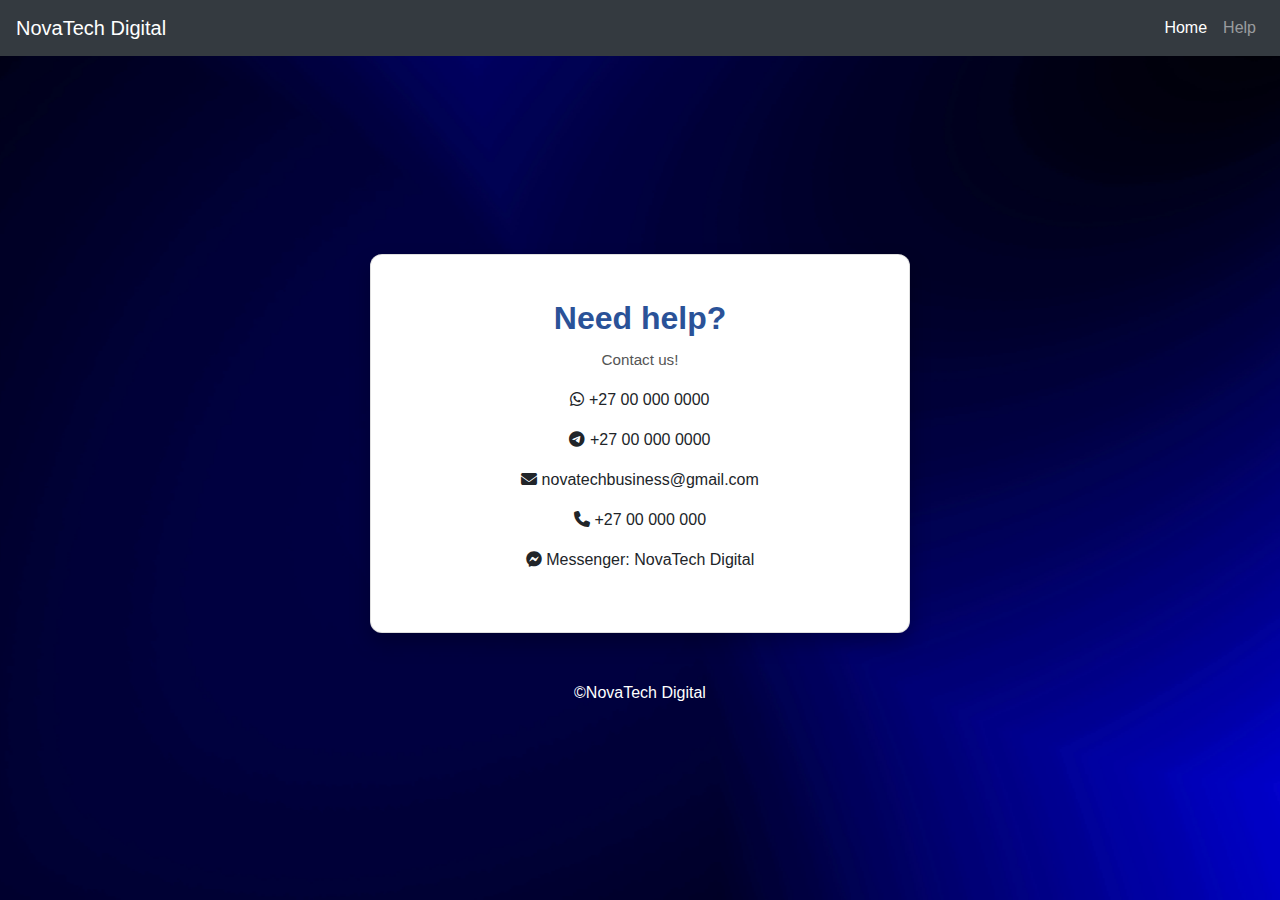
<file: Public/help.html>
<!doctype html>
<html lang="en">
  <head>
    <!-- Required meta tags -->
    <meta charset="utf-8">
    <meta name="viewport" content="width=device-width, initial-scale=1, shrink-to-fit=no">

    <!-- Bootstrap CSS -->
     
    <link rel="stylesheet" href="https://cdn.jsdelivr.net/npm/bootstrap@4.4.1/dist/css/bootstrap.min.css">

    <!-- My own CSS -->
    <link rel="stylesheet" href="CSS/public.css">

    <!-- Font Awesome -->
    <link rel="stylesheet" href="https://cdnjs.cloudflare.com/ajax/libs/font-awesome/6.5.0/css/all.min.css">

    <style>
        body {
            background-image: url(Images/codioful-formerly-gradienta-OzfD79w8ptA-unsplash.jpg);
            background-size: cover;
            background-position: center;
            background-repeat: no-repeat;

        }
    </style>

    <title>NovaTech</title>
  </head>
  <body>
  <nav class="navbar navbar-expand-lg navbar-dark bg-dark">
    <a class="navbar-brand" href="#">NovaTech Digital</a>
    <button class="navbar-toggler" type="button" data-toggle="collapse" data-target="#navbarNav"
      aria-controls="navbarNav" aria-expanded="false" aria-label="Toggle navigation">
      <span class="navbar-toggler-icon"></span>
    </button>

    <div class="collapse navbar-collapse" id="navbarNav">
      <ul class="navbar-nav ml-auto">
        <li class="nav-item active">
          <a class="nav-link" href="/index.html">Home <span class="sr-only">(current)</span></a>
        </li>
        <li class="nav-item">
          <a class="nav-link" href="help.html">Help</a>
        </li>
      </ul>
    </div>
  </nav>

  <div class="container my-5">
  <div class="row justify-content-center">
    <div class="col-md-6">
      <div class="card text-center p-4">
        <div class="card-body">
          <h2 class="card-title">Need help?</h2>
          <p class="card-text">Contact us!</p>

          <p><i class="fa-brands fa-whatsapp"></i> +27 00 000 0000</p>
          <p><i class="fa-brands fa-telegram"></i> +27 00 000 0000</p>
          <p><i class="fa-solid fa-envelope"></i> novatechbusiness@gmail.com</p>
          <p><i class="fa-solid fa-phone"></i> +27 00 000 000</p>
          <p><i class="fa-brands fa-facebook-messenger"></i> Messenger: NovaTech Digital</p>
        </div>
      </div>
    </div>
  </div>
</div>

    <footer>
        &copy;NovaTech Digital
    </footer>

  </body>
</file>
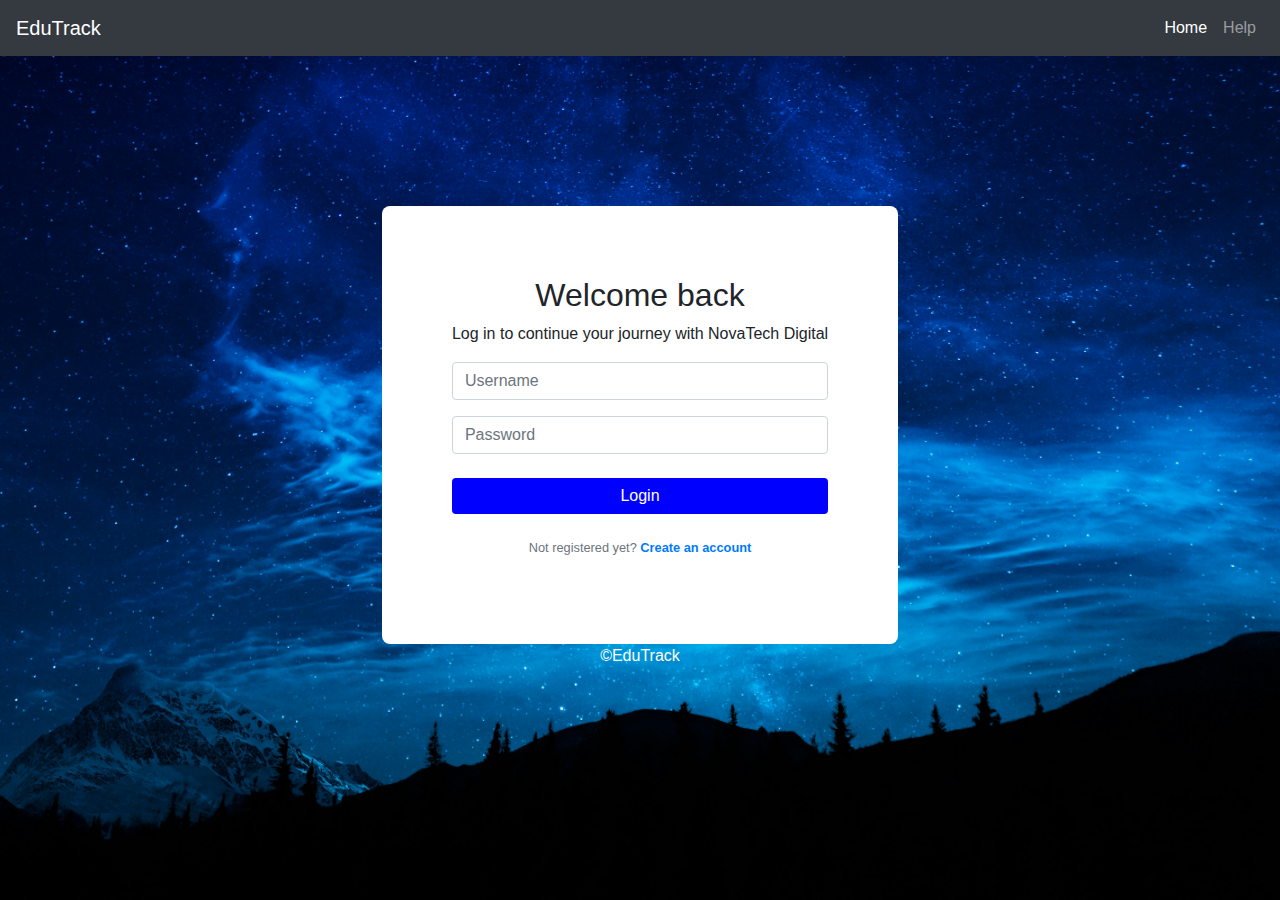
<file: Public/login.html>
<!doctype html>
<html lang="en">
  <head>
    <!-- Required meta tags -->
    <meta charset="utf-8">
    <meta name="viewport" content="width=device-width, initial-scale=1, shrink-to-fit=no">

    <!-- Bootstrap CSS -->
     
    <link rel="stylesheet" href="https://cdn.jsdelivr.net/npm/bootstrap@4.4.1/dist/css/bootstrap.min.css">

    <!-- My own CSS -->
    <link rel="stylesheet" href="CSS/public.css">

    <style>
        body {
            background-image: url(Images/joshua-woroniecki-0289jpHHk0o-unsplash.jpg);
            background-size: cover;
            background-position: center;
            background-repeat: no-repeat;
        }
    </style>

    <title>EduTrack</title>
  </head>
  <body>
  <nav class="navbar navbar-expand-lg navbar-dark bg-dark">
    <a class="navbar-brand" href="#">EduTrack</a>
    <button class="navbar-toggler" type="button" data-toggle="collapse" data-target="#navbarNav"
      aria-controls="navbarNav" aria-expanded="false" aria-label="Toggle navigation">
      <span class="navbar-toggler-icon"></span>
    </button>

    <div class="collapse navbar-collapse" id="navbarNav">
      <ul class="navbar-nav ml-auto">
        <li class="nav-item active">
          <a class="nav-link" href="/index.html">Home <span class="sr-only">(current)</span></a>
        </li>
        <li class="nav-item">
          <a class="nav-link" href="help.html">Help</a>
        </li>
      </ul>
    </div>
  </nav>

  <div class="form-wrapper">
  <form class="login-form">
    <fieldset>
      <h2 class="form-title">Welcome back</h2>
      <p class="form-subtitle">Log in to continue your journey with NovaTech Digital</p>

      <input type="text" class="form-control mb-3" placeholder="Username" required>
      <input type="password" class="form-control mb-4" placeholder="Password" required>

      <button type="submit" class="btn btn-primary btn-block">Login</button>

      <p class="mt-4 text-muted small">
        Not registered yet?
        <a href="register.html" class="text-primary font-weight-bold">Create an account</a>
      </p>
    </fieldset>
  </form>
</div>

    <footer>
        &copy;EduTrack
    </footer>

<script src="JS/db.js"></script>
<script src="JS/login.js"></script>

  </body>

</html>
</file>
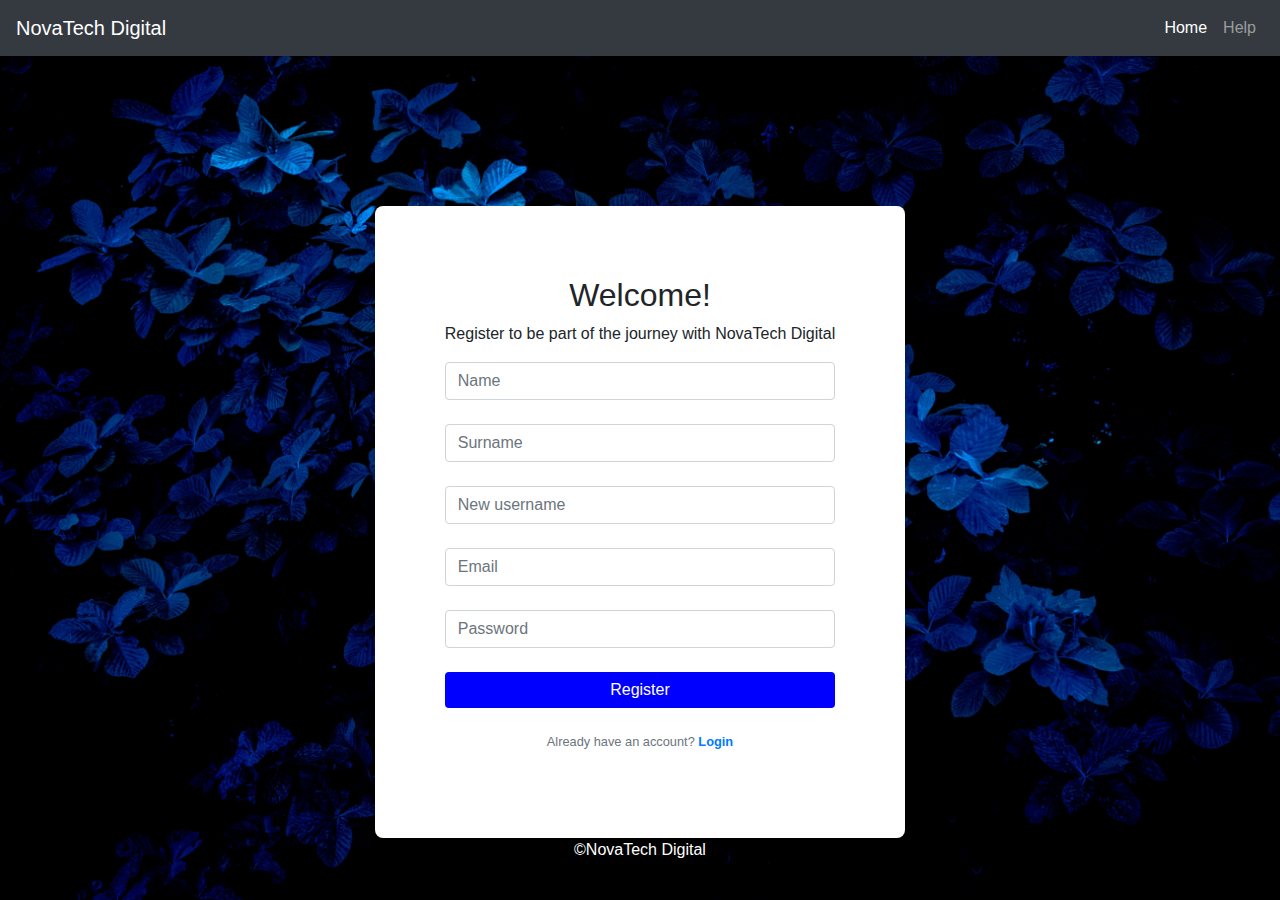
<file: Public/register.html>
<!doctype html>
<html lang="en">
  <head>
    <!-- Required meta tags -->
    <meta charset="utf-8">
    <meta name="viewport" content="width=device-width, initial-scale=1, shrink-to-fit=no">

    <!-- Bootstrap CSS -->
     
    <link rel="stylesheet" href="https://cdn.jsdelivr.net/npm/bootstrap@4.4.1/dist/css/bootstrap.min.css">

    <!-- My own CSS -->
    <link rel="stylesheet" href="CSS/public.css">

    <style>
        body {
            background-image: url(Images/fabrizio-conti-kXVogATbFgA-unsplash.jpg);
            background-size: cover;
            background-position: center;
            background-repeat: no-repeat;

        }
    </style>

    <title>NovaTech</title>
  </head>
  <body>
  <nav class="navbar navbar-expand-lg navbar-dark bg-dark">
    <a class="navbar-brand" href="#">NovaTech Digital</a>
    <button class="navbar-toggler" type="button" data-toggle="collapse" data-target="#navbarNav"
      aria-controls="navbarNav" aria-expanded="false" aria-label="Toggle navigation">
      <span class="navbar-toggler-icon"></span>
    </button>

    <div class="collapse navbar-collapse" id="navbarNav">
      <ul class="navbar-nav ml-auto">
        <li class="nav-item active">
          <a class="nav-link" href="/index.html">Home <span class="sr-only">(current)</span></a>
        </li>
        <li class="nav-item">
          <a class="nav-link" href="help.html">Help</a>
        </li>
      </ul>
    </div>
  </nav>

  <div class="form-wrapper">
  <form class="login-form">
    <fieldset>
      <h2 class="form-title">Welcome!</h2>
      <p class="form-subtitle">Register to be part of the journey with NovaTech Digital</p>

      <input type="text" class="form-control mb-4" placeholder="Name" required>
      <input type="text" class="form-control mb-4" placeholder="Surname" required>
      <input type="text" class="form-control mb-4" placeholder="New username" required>
      <input type="email" class="form-control mb-4" placeholder="Email" required>
      <input type="password" class="form-control mb-4" placeholder="Password" required>

      <button type="submit" class="btn btn-primary btn-block">Register</button>

      <p class="mt-4 text-muted small">
        Already have an account?
        <a href="login.html" class="text-primary font-weight-bold">Login</a>
      </p>
    </fieldset>
  </form>
</div>

    <footer>
        &copy;NovaTech Digital
    </footer>

<script src="JS/db.js"></script>
<script src="JS/register.js"></script>

  </body>

</html>
</file>
<file: Public/CSS/public.css>
body {
  margin: 0;
  min-height: 100vh;
  font-family: 'Segoe UI', sans-serif;
}

.center-wrapper {
  display: flex;
  justify-content: center;
  align-items: center;
  
}

.card {
  background-color: #fff;
  padding: 25px;
  border-radius: 12px;
  box-shadow: 0 10px 20px rgba(0, 0, 0, 0.25);
  margin-top: 150px;
}

.card-title {
  color: #2a5298;
  font-weight: 600;
}

.card-text {
  font-size: 0.95rem;
  color: #555;
}

.btn-outline-primary {
  border-color: blue;
  color: #2a5298;
}

.btn-outline-primary:hover {
  background-color: #3037f1;
  color: #fff;
  border: none;
}

.btn-primary {
  background-color: blue;
  border: none;
}

.btn-primary:hover {
  background-color: #00047e;
}

form {
    display: flex;
    justify-content: center;
    align-items: center;
    margin-top: 150px;
}

fieldset {
    text-align: center;
    background-color: rgb(255, 255, 255);
    padding: 70px;
    border-radius: 8px;
    
}

.login-form fieldset p a {
  text-decoration: none;
  transition: color 0.3s ease;
}

.login-form fieldset p a:hover {
  color: #1e3c72;
}

footer {
    text-align: center;
    color: white;
}
</file>
